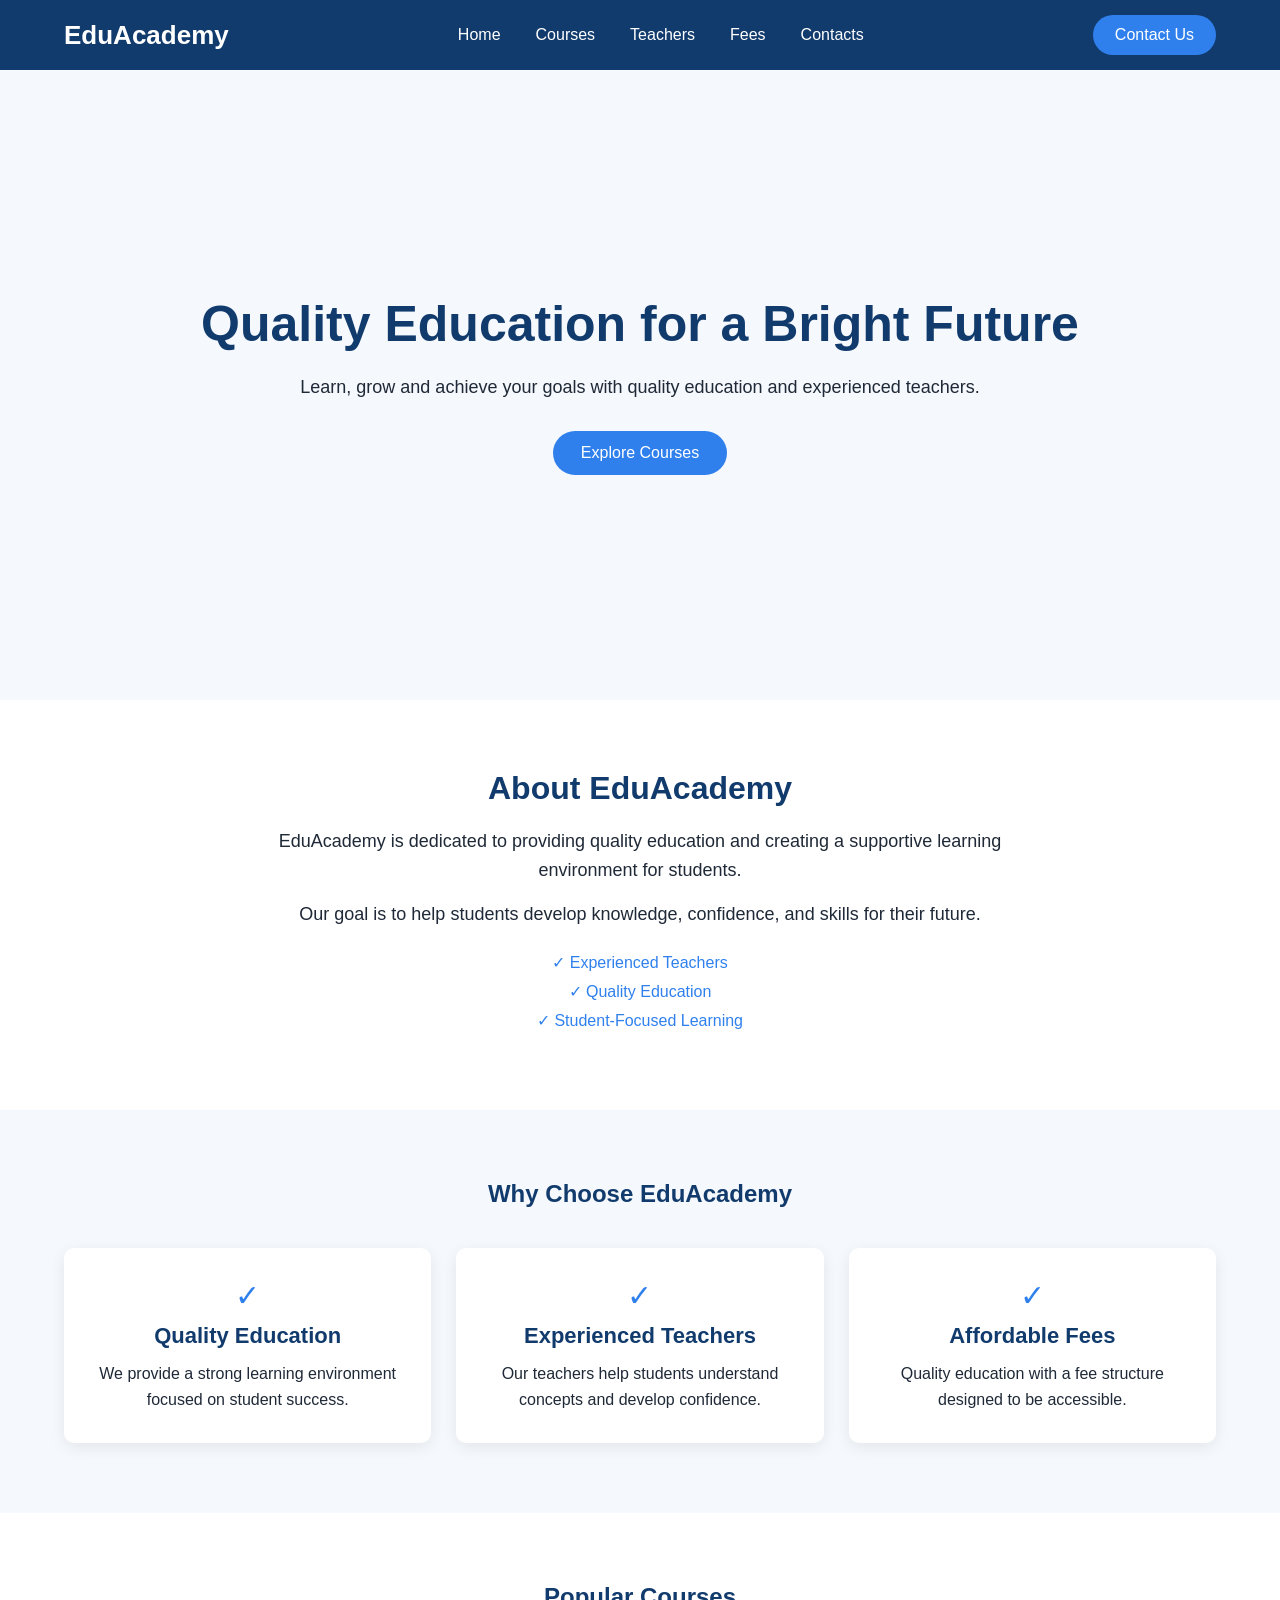
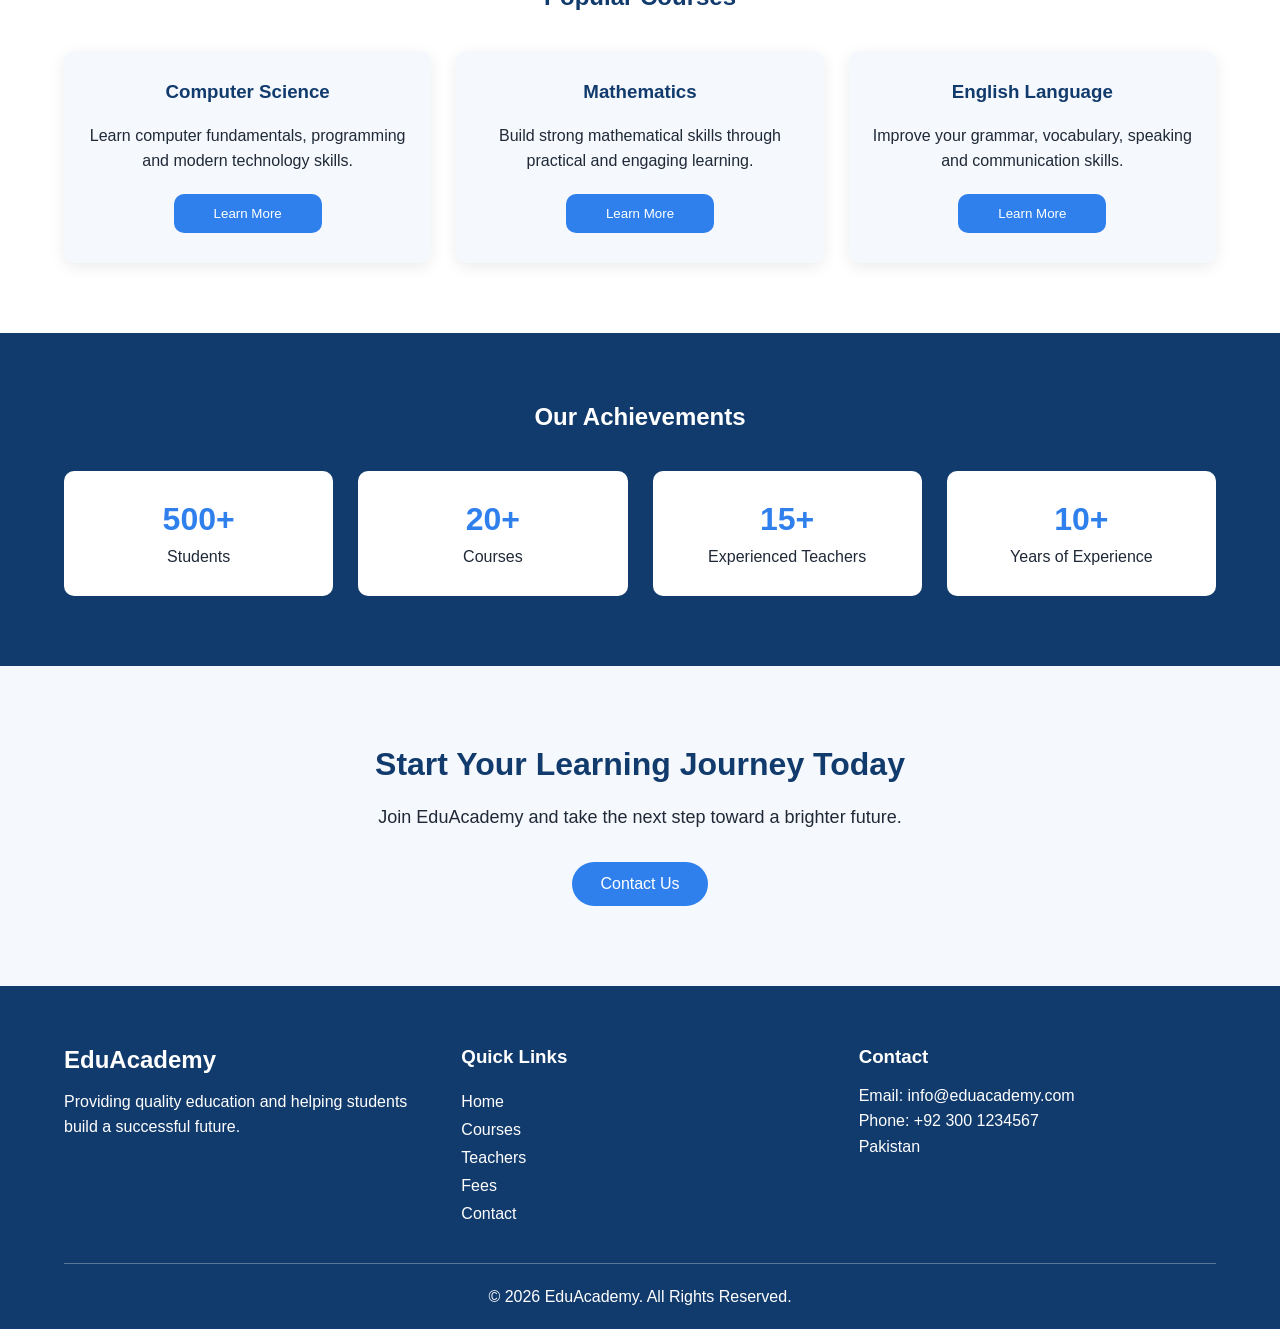
<file: index.html>
<!DOCTYPE html>
<html lang="en">
<head>
    <meta charset="UTF-8">
    <meta name="viewport" content="width=device-width, initial-scale=1.0">
    <title>Document</title>
    <link rel="stylesheet" href="style.css">
</head>
<body>
    <nav>
        <div class="logo">
        <h2>EduAcademy</h2>
        </div>

        <ul class="nav-links">
            <li>
                <a href="index.html">Home</a>
            </li>
            <li>
                <a href="courses.html">Courses</a>
            </li>
            <li>
                <a href="teachers.html">Teachers</a>
            </li>
            <li>
                <a href="fees.html">Fees</a>
            </li>
            <li>
                <a href="contacts.html">Contacts</a>
            </li>
        </ul>
         <a href="contacts.html" class="index-nav-button">
            Contact Us
        </a>

    </nav>

    <!-- Hero Section -->
<section class="hero-section">
    <div class="home-hero">
        <h1>Quality Education for a Bright Future</h1>
        <p>Learn, grow and achieve your goals with quality education and experienced teachers.</p>
        <button><a href="courses.html">Explore Courses</a></button>
    </div>
</section>

<!-- About Section -->
 <section class="about">
    <div class="about-content">
        <h1>About EduAcademy</h1>
        <p>EduAcademy is dedicated to providing quality education and creating a supportive learning environment for students.</p>
        <p>Our goal is to help students develop knowledge, confidence, and skills for their future.</p>
        <ul class="about-list">
            <li>✓ Experienced Teachers</li>
            <li>✓ Quality Education</li>
            <li>✓ Student-Focused Learning</li>
        </ul>
    </div>
 </section>
<!-- Why Choose Us  -->
  <section class="why-us">
    <h1>Why Choose EduAcademy</h1>
    <div class="why-container">
        <div class="why-card">
            <div class="icon">✓</div>
            <h2>Quality Education</h2>
            <p>We provide a strong learning environment focused on student success.</p>
        </div>
        <div class="why-card">
            <div class="icon">✓</div>
            <h2>Experienced Teachers</h2>
            <p>Our teachers help students understand concepts and develop confidence.</p>
        </div>
        <div class="why-card">
            <div class="icon">✓</div>
            <h2>Affordable Fees</h2>
            <p>Quality education with a fee structure designed to be accessible.</p>
        </div>

    </div>

  </section> 
  <section class="courses">

    <h1>Popular Courses</h1>

    <div class="course-container">

        <div class="course-card">
            <h3>Computer Science</h3>
            <p>Learn computer fundamentals, programming and modern technology skills.</p>
            <button>
                <a href="courses.html">Learn More</a>
            </button>
        </div>

        <div class="course-card">
            <h3>Mathematics</h3>
            <p>Build strong mathematical skills through practical and engaging learning.</p>
            <button>
                <a href="courses.html">Learn More</a>
            </button>
        </div>

        <div class="course-card">
           <h3>English Language</h3>
            <p>Improve your grammar, vocabulary, speaking and communication skills.</p>
            <button>
                <a href="courses.html">Learn More</a>
            </button>
        </div>

    </div>

</section>
<!-- Achievements Section -->

<section class="achievements">

    <h1>Our Achievements</h1>

    <div class="stats-container">

        <div class="stat-card">
            <h2>500+</h2>
            <p>Students</p>
        </div>

        <div class="stat-card">
            <h2>20+</h2>
            <p>Courses</p>
        </div>

        <div class="stat-card">
            <h2>15+</h2>
            <p>Experienced Teachers</p>
        </div>

        <div class="stat-card">
            <h2>10+</h2>
            <p>Years of Experience</p>
        </div>

    </div>

</section>
<!-- Call To Action -->

<section class="cta">

    <div class="cta-content">

        <h1>Start Your Learning Journey Today</h1>

        <p>
            Join EduAcademy and take the next step toward a brighter future.
        </p>

        <button>
            <a href="contacts.html">Contact Us</a>
        </button>

    </div>

</section>
<!-- Footer -->

<footer class="footer">

    <div class="footer-content">

        <div class="footer-about">
            <h2>EduAcademy</h2>
            <p>
                Providing quality education and helping students build
                a successful future.
            </p>
        </div>

        <div class="footer-links">
            <h3>Quick Links</h3>

            <a href="index.html">Home</a>
            <a href="courses.html">Courses</a>
            <a href="teachers.html">Teachers</a>
            <a href="fees.html">Fees</a>
            <a href="contacts.html">Contact</a>
        </div>

        <div class="footer-contact">
            <h3>Contact</h3>
            <p>Email: info@eduacademy.com</p>
            <p>Phone: +92 300 1234567</p>
            <p>Pakistan</p>
        </div>

    </div>

    <div class="footer-bottom">
        <p>© 2026 EduAcademy. All Rights Reserved.</p>
    </div>

</footer>
</body>
</html>
</file>
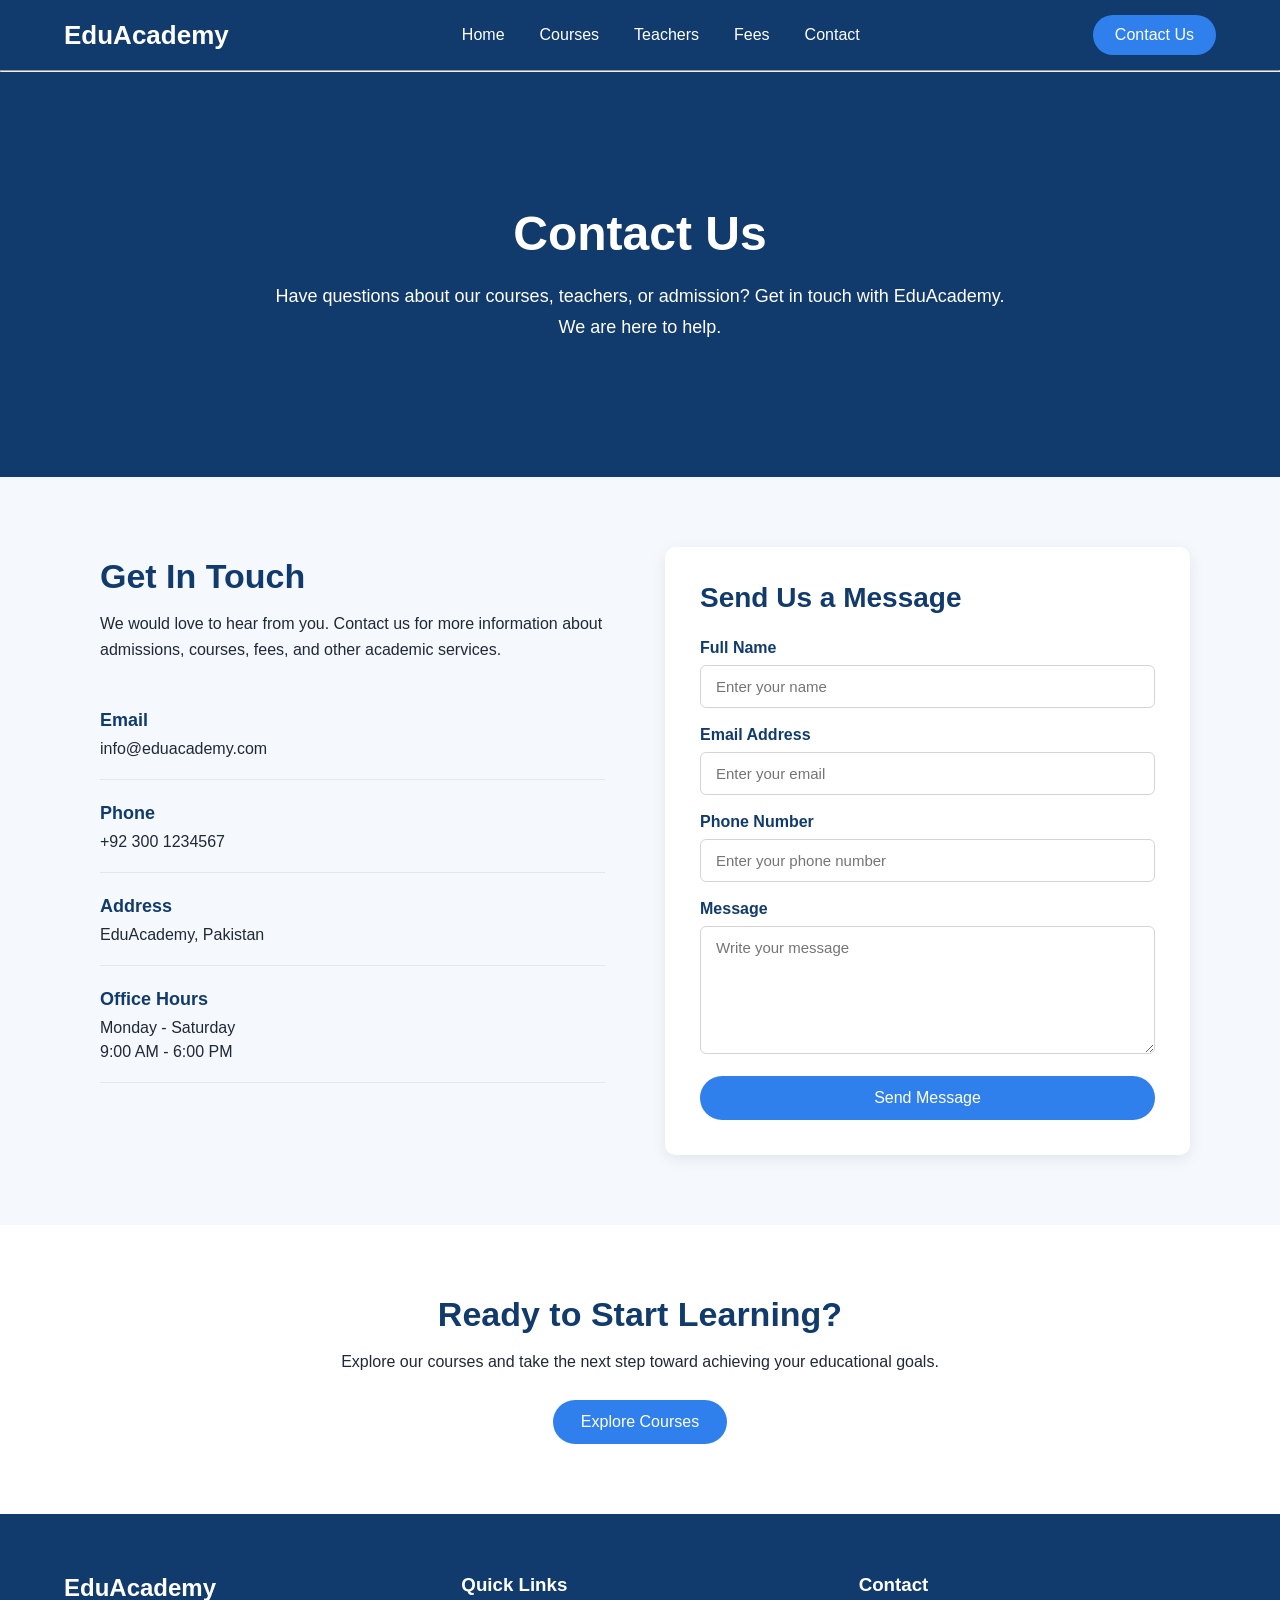
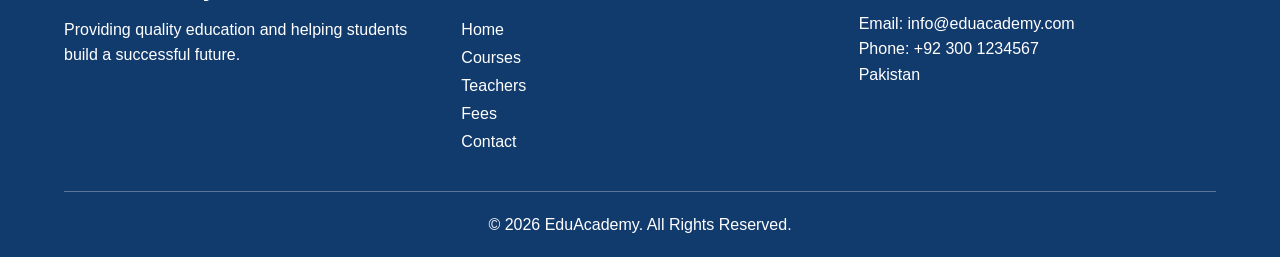
<file: contacts.html>
<!DOCTYPE html>
<html lang="en">
<head>
    <meta charset="UTF-8">
    <meta name="viewport" content="width=device-width, initial-scale=1.0">

    <title>Contact Us - EduAcademy</title>

    <link rel="stylesheet" href="style.css">
</head>

<body>

    <!-- Navbar -->
    <nav>

        <div class="logo">
            <h2>EduAcademy</h2>
        </div>

        <ul class="nav-links">
            <li><a href="index.html">Home</a></li>
            <li><a href="courses.html">Courses</a></li>
            <li><a href="teachers.html">Teachers</a></li>
            <li><a href="fees.html">Fees</a></li>
            <li><a href="contacts.html">Contact</a></li>
        </ul>
        <a href="contacts.html" class="contacts-nav-button">
            Contact Us
        </a>
    </nav>
    <hr>

    <!-- Contact Hero -->
    <div class="contact-hero">

        <div class="contact-hero-content">

            <h1>Contact Us</h1>

            <p>
                Have questions about our courses, teachers, or admission?
                Get in touch with EduAcademy. We are here to help.
            </p>

        </div>

    </div>


    <!-- Contact Section -->
    <section class="contact-section">

        <div class="contact-container">


            <!-- Contact Information -->
            <div class="contact-info">

                <h1>Get In Touch</h1>

                <p class="contact-intro">
                    We would love to hear from you. Contact us for more
                    information about admissions, courses, fees, and
                    other academic services.
                </p>


                <div class="contact-item">

                    <h3>Email</h3>

                    <p>
                        info@eduacademy.com
                    </p>

                </div>


                <div class="contact-item">

                    <h3>Phone</h3>

                    <p>
                        +92 300 1234567
                    </p>

                </div>


                <div class="contact-item">

                    <h3>Address</h3>

                    <p>
                        EduAcademy, Pakistan
                    </p>

                </div>


                <div class="contact-item">

                    <h3>Office Hours</h3>

                    <p>
                        Monday - Saturday
                    </p>

                    <p>
                        9:00 AM - 6:00 PM
                    </p>

                </div>

            </div>


            <!-- Contact Form -->
            <div class="contact-form-box">

                <h1>Send Us a Message</h1>

                <form>

                    <div class="form-group">

                        <label for="name">Full Name</label>

                        <input
                            type="text"
                            id="name"
                            name="name"
                            placeholder="Enter your name"
                            required
                        >

                    </div>


                    <div class="form-group">

                        <label for="email">Email Address</label>

                        <input
                            type="email"
                            id="email"
                            name="email"
                            placeholder="Enter your email"
                            required
                        >

                    </div>


                    <div class="form-group">

                        <label for="phone">Phone Number</label>

                        <input
                            type="tel"
                            id="phone"
                            name="phone"
                            placeholder="Enter your phone number"
                        >

                    </div>


                    <div class="form-group">

                        <label for="message">Message</label>

                        <textarea
                            id="message"
                            name="message"
                            rows="6"
                            placeholder="Write your message"
                            required
                        ></textarea>

                    </div>


                    <button type="submit">
                        Send Message
                    </button>

                </form>

            </div>

        </div>

    </section>


    <!-- CTA -->
    <section class="contact-cta">

        <h1>Ready to Start Learning?</h1>

        <p>
            Explore our courses and take the next step toward
            achieving your educational goals.
        </p>

        <a href="courses.html">
            Explore Courses
        </a>

    </section>


    <!-- Footer -->
    <footer class="footer">

        <div class="footer-content">


            <div class="footer-about">

                <h2>EduAcademy</h2>

                <p>
                    Providing quality education and helping students
                    build a successful future.
                </p>

            </div>


            <div class="footer-links">

                <h3>Quick Links</h3>

                <a href="index.html">Home</a>
                <a href="courses.html">Courses</a>
                <a href="teachers.html">Teachers</a>
                <a href="fees.html">Fees</a>
                <a href="contacts.html">Contact</a>

            </div>


            <div class="footer-contact">

                <h3>Contact</h3>

                <p>Email: info@eduacademy.com</p>

                <p>Phone: +92 300 1234567</p>

                <p>Pakistan</p>

            </div>

        </div>


        <div class="footer-bottom">

            <p>
                © 2026 EduAcademy. All Rights Reserved.
            </p>

        </div>

    </footer>

</body>
</html>
</file>
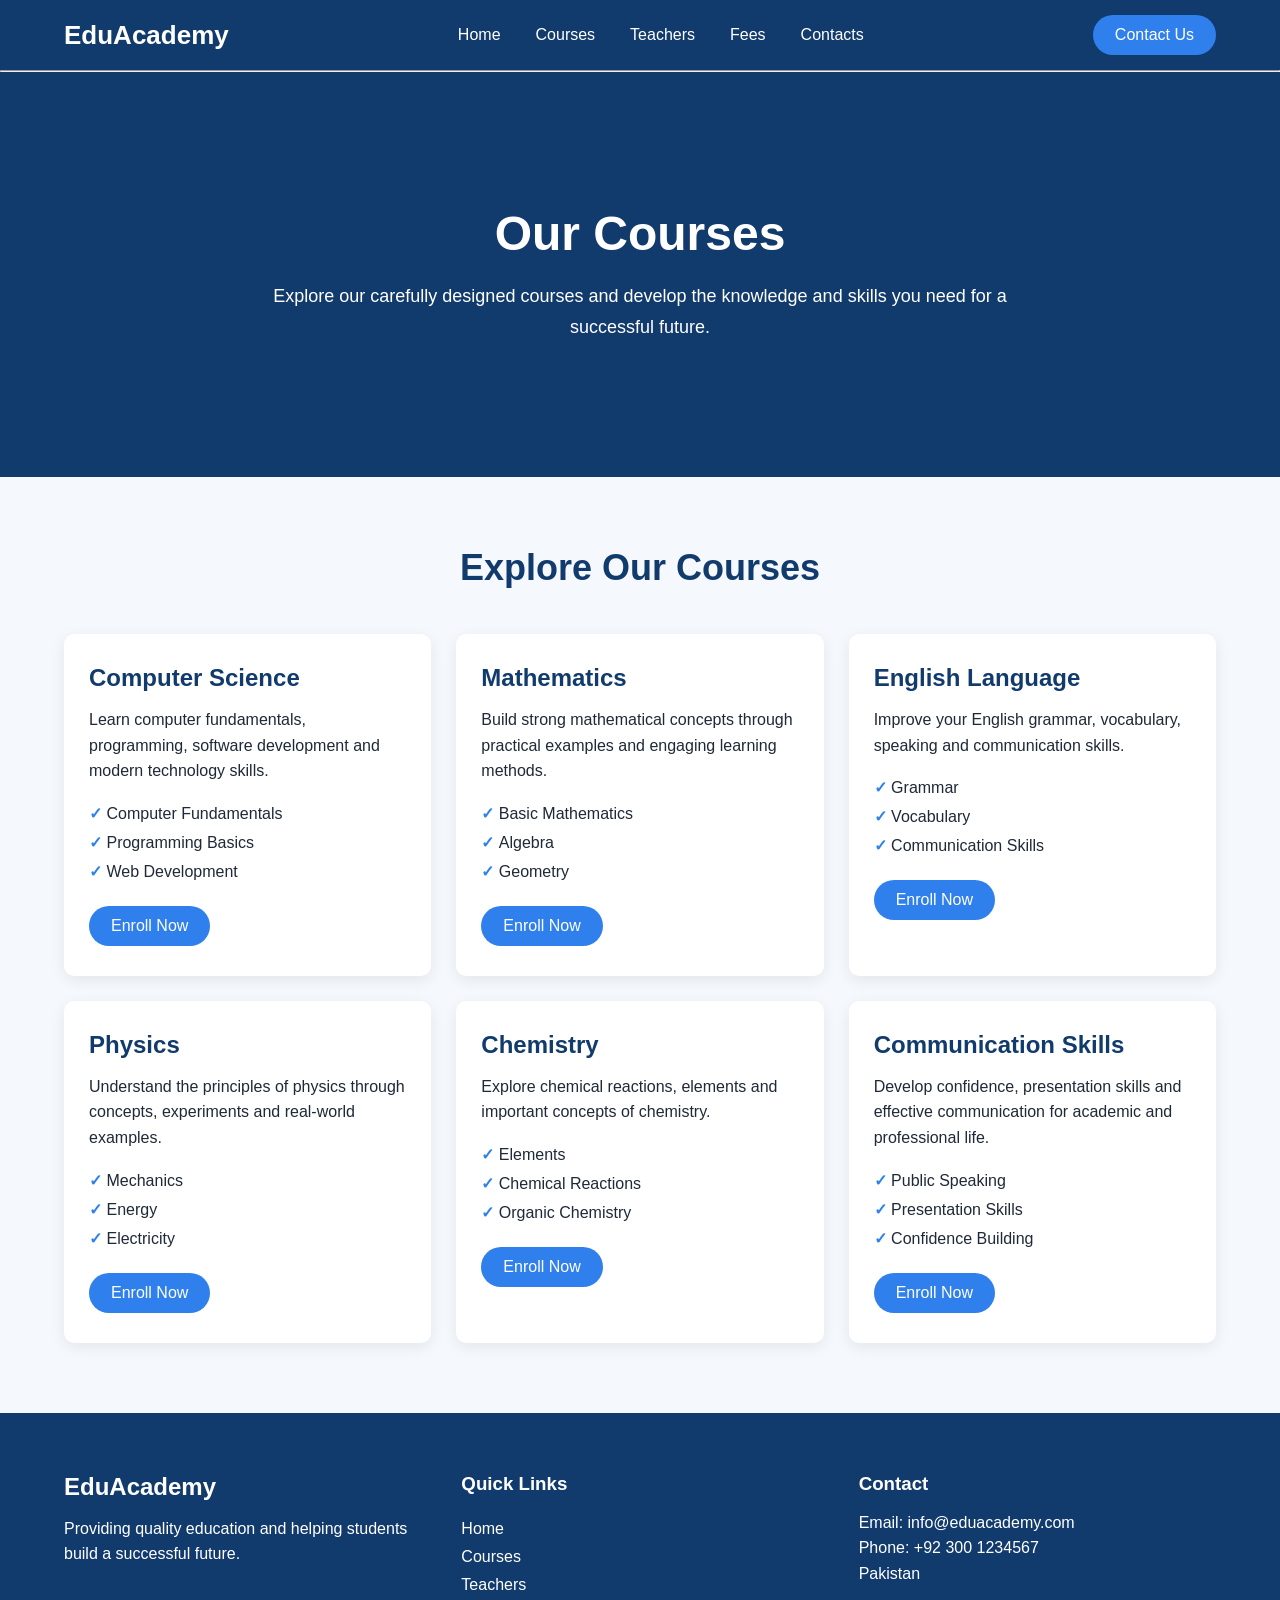
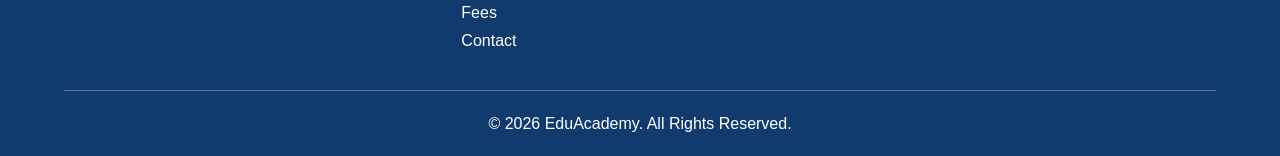
<file: courses.html>
<!DOCTYPE html>
<html lang="en">
<head>
    <meta charset="UTF-8">
    <meta name="viewport" content="width=device-width, initial-scale=1.0">
    <title>Document</title>
    <link rel="stylesheet" href="style.css">
</head>
<body>
    <nav>
        <div class="logo">
        <h2>EduAcademy</h2>
        </div>

        <ul class="nav-links">
            <li>
                <a href="index.html">Home</a>
            </li>
            <li>
                <a href="courses.html">Courses</a>
            </li>
            <li>
                <a href="teachers.html">Teachers</a>
            </li>
            <li>
                <a href="fees.html">Fees</a>
            </li>
            <li>
                <a href="contacts.html">Contacts</a>
            </li>
        </ul>
        <a href="contacts.html" class="courses-nav-button">
            Contact Us
        </a>
    </nav>
    <hr>
<!-- ================= COURSES HERO ================= --> 
 <div class="courses-hero"> 
    <div class="courses-hero-content"> 
        <h1>Our Courses</h1> 
        <p> Explore our carefully designed courses and develop the knowledge and skills you need for a successful future. </p> 
    </div> 
</div>

<!-- ================= ALL COURSES ================= --> 
 <section class="all-courses">

    <h1>Explore Our Courses</h1>

    <div class="courses-grid"> 
        <!-- COURSE 1 --> 
         <div class="course-box"> 
            <h2>Computer Science</h2> 
            <p> Learn computer fundamentals, programming, software development and modern technology skills. </p> 
            <ul> 
                <li>Computer Fundamentals</li> 
                <li>Programming Basics</li> 
                <li>Web Development</li> 
            </ul> 
            <a href="contacts.html" class="course-button"> Enroll Now </a> 
        </div> 
        <!-- COURSE 2 --> 
         <div class="course-box"> 
            <h2>Mathematics</h2> 
            <p> Build strong mathematical concepts through practical examples and engaging learning methods. </p> 
            <ul> 
                <li>Basic Mathematics</li> 
                <li>Algebra</li> 
                <li>Geometry</li> 
            </ul> 
            <a href="contacts.html" class="course-button"> Enroll Now </a> 
        </div> 
        <!-- COURSE 3 --> 
         <div class="course-box"> 
            <h2>English Language</h2> 
            <p> Improve your English grammar, vocabulary, speaking and communication skills. </p> 
            <ul> 
                <li>Grammar</li> 
                <li>Vocabulary</li> 
                <li>Communication Skills</li> 
            </ul> 
            <a href="contacts.html" class="course-button"> Enroll Now </a> 
        </div> 
        <!-- COURSE 4 --> 
         <div class="course-box"> 
            <h2>Physics</h2> 
            <p> Understand the principles of physics through concepts, experiments and real-world examples. </p> 
            <ul> 
                <li>Mechanics</li> 
                <li>Energy</li> 
                <li>Electricity</li> 
            </ul> 
            <a href="contacts.html" class="course-button"> Enroll Now </a> 
        </div> 
        <!-- COURSE 5 --> 
         <div class="course-box"> 
            <h2>Chemistry</h2> 
            <p> Explore chemical reactions, elements and important concepts of chemistry. </p> 
            <ul>
                 <li>Elements</li> 
                 <li>Chemical Reactions</li> 
                 <li>Organic Chemistry</li> 
                </ul> 
                <a href="contacts.html" class="course-button"> Enroll Now </a>
             </div> 
             <!-- COURSE 6 --> 
              <div class="course-box"> 
                <h2>Communication Skills</h2> 
                <p> Develop confidence, presentation skills and effective communication for academic and professional life. </p>
                <ul>
                    <li>Public Speaking</li> 
                    <li>Presentation Skills</li> 
                    <li>Confidence Building</li> 
                </ul> 
                <a href="contacts.html" class="course-button"> Enroll Now </a> 
            </div> 
        </div> 
    </section>
<!-- Footer -->

<footer class="footer">

    <div class="footer-content">

        <div class="footer-about">
            <h2>EduAcademy</h2>
            <p>
                Providing quality education and helping students build
                a successful future.
            </p>
        </div>

        <div class="footer-links">
            <h3>Quick Links</h3>

            <a href="index.html">Home</a>
            <a href="courses.html">Courses</a>
            <a href="teachers.html">Teachers</a>
            <a href="fees.html">Fees</a>
            <a href="contacts.html">Contact</a>
        </div>

        <div class="footer-contact">
            <h3>Contact</h3>
            <p>Email: info@eduacademy.com</p>
            <p>Phone: +92 300 1234567</p>
            <p>Pakistan</p>
        </div>

    </div>

    <div class="footer-bottom">
        <p>© 2026 EduAcademy. All Rights Reserved.</p>
    </div>

</footer>
</body>
</html>
</file>
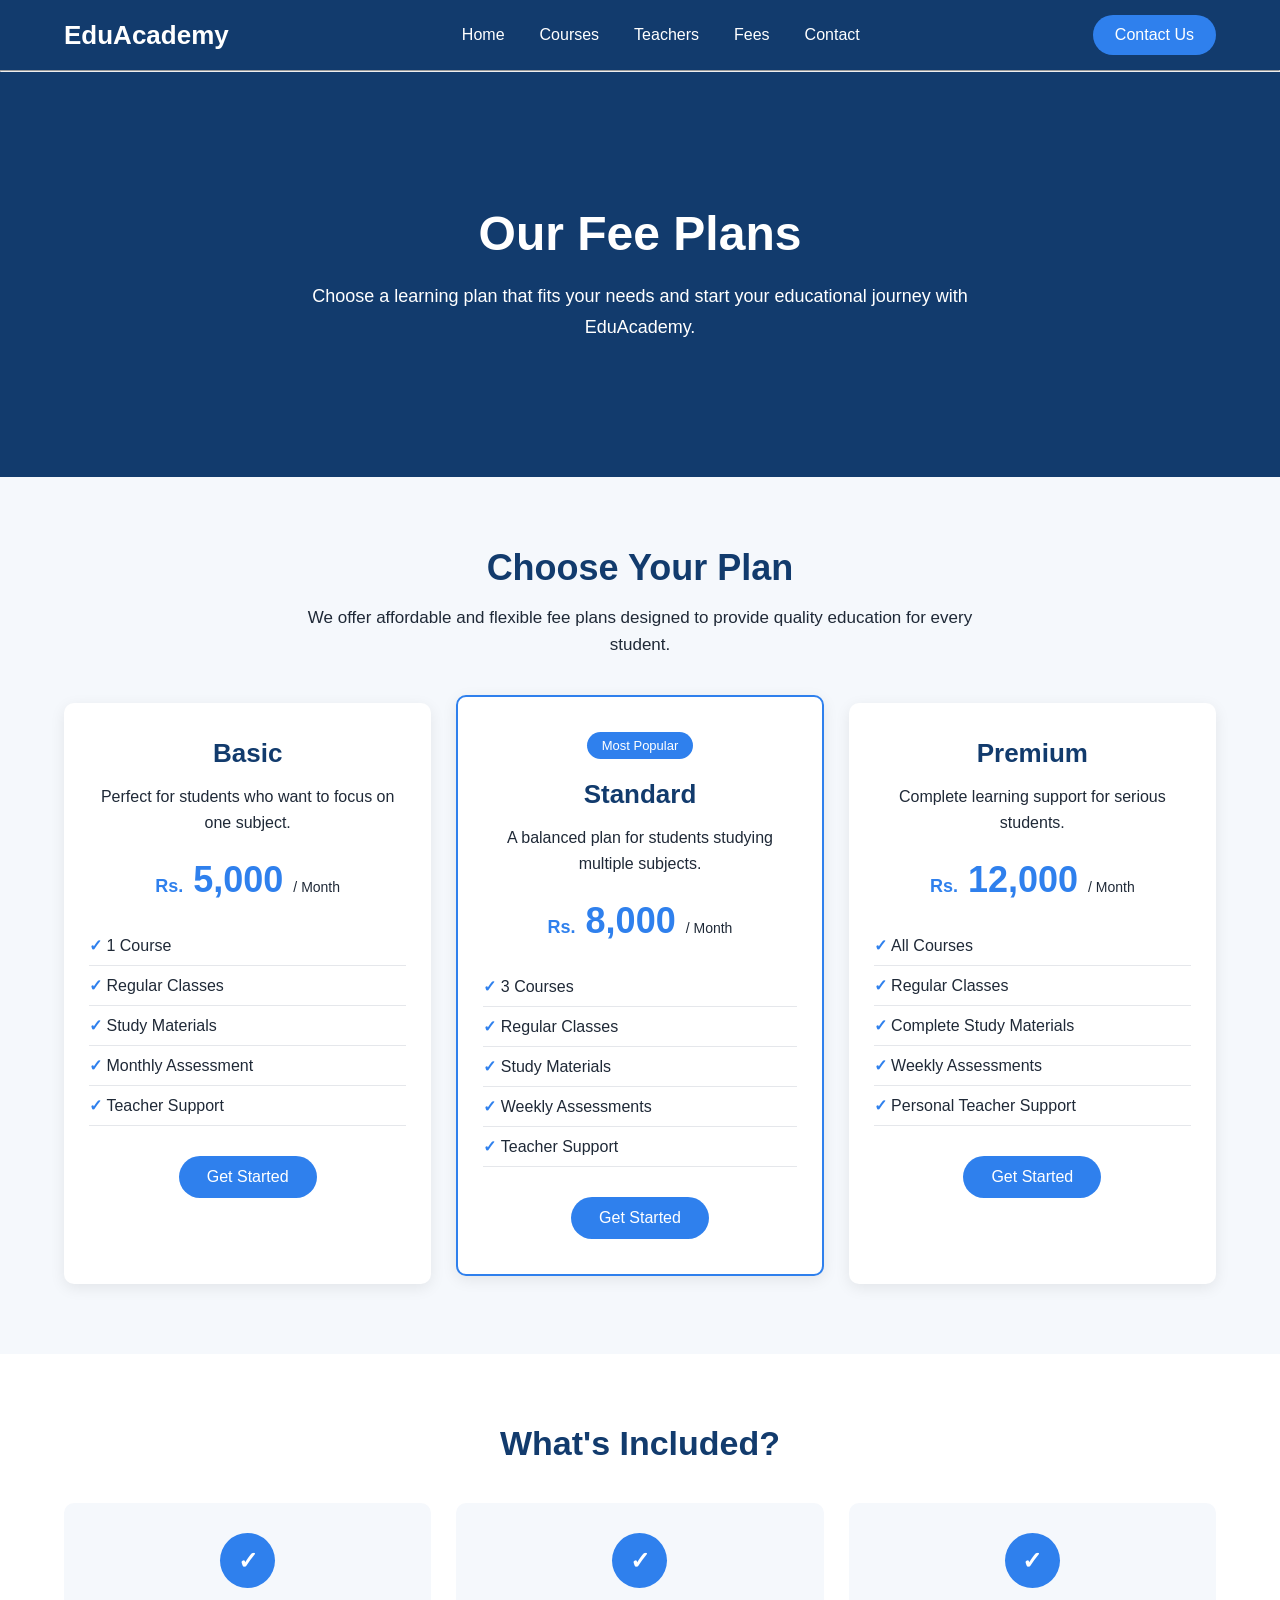
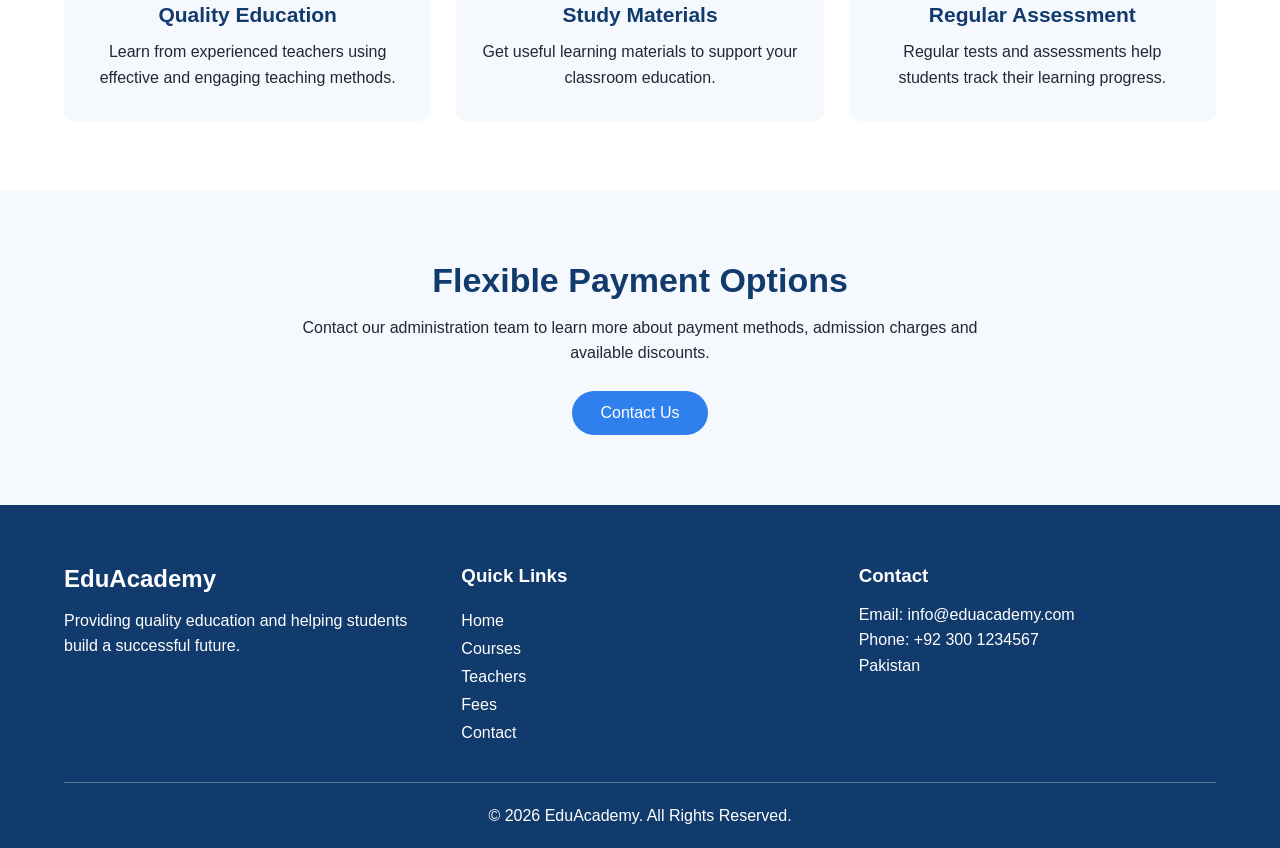
<file: fees.html>
<!DOCTYPE html>
<html lang="en">

<head>

    <meta charset="UTF-8">

    <meta name="viewport" content="width=device-width, initial-scale=1.0">

    <title>Fees | EduAcademy</title>

    <link rel="stylesheet" href="style.css">

</head>

<body>


    <!-- ================= NAVBAR ================= -->

    <nav>

        <div class="logo">
            <h2>EduAcademy</h2>
        </div>

        <ul class="nav-links">

            <li>
                <a href="index.html">Home</a>
            </li>

            <li>
                <a href="courses.html">Courses</a>
            </li>

            <li>
                <a href="teachers.html">Teachers</a>
            </li>

            <li>
                <a href="fees.html">Fees</a>
            </li>

            <li>
                <a href="contacts.html">Contact</a>
            </li>

        </ul>

        <a href="contacts.html" class="fees-nav-button">
            Contact Us
        </a>

    </nav>
    <hr>

    <!-- ================= FEES HERO ================= -->

    <div class="fees-hero">

        <div class="fees-hero-content">

            <h1>Our Fee Plans</h1>

            <p>
                Choose a learning plan that fits your needs and
                start your educational journey with EduAcademy.
            </p>

        </div>

    </div>


    <!-- ================= FEES SECTION ================= -->

    <section class="fees-section">

        <h1>Choose Your Plan</h1>

        <p class="fees-intro">
            We offer affordable and flexible fee plans designed
            to provide quality education for every student.
        </p>


        <div class="fees-grid">


            <!-- BASIC PLAN -->

            <div class="fee-card">

                <h2>Basic</h2>

                <p class="fee-description">
                    Perfect for students who want to focus on one subject.
                </p>

                <div class="price">
                    <span>Rs.</span> 5,000
                    <small>/ Month</small>
                </div>

                <ul>

                    <li>1 Course</li>

                    <li>Regular Classes</li>

                    <li>Study Materials</li>

                    <li>Monthly Assessment</li>

                    <li>Teacher Support</li>

                </ul>

                <a href="contacts.html" class="fee-button">
                    Get Started
                </a>

            </div>


            <!-- STANDARD PLAN -->

            <div class="fee-card popular-plan">

                <div class="popular-label">
                    Most Popular
                </div>

                <h2>Standard</h2>

                <p class="fee-description">
                    A balanced plan for students studying multiple subjects.
                </p>

                <div class="price">
                    <span>Rs.</span> 8,000
                    <small>/ Month</small>
                </div>

                <ul>

                    <li>3 Courses</li>

                    <li>Regular Classes</li>

                    <li>Study Materials</li>

                    <li>Weekly Assessments</li>

                    <li>Teacher Support</li>

                </ul>

                <a href="contacts.html" class="fee-button">
                    Get Started
                </a>

            </div>


            <!-- PREMIUM PLAN -->

            <div class="fee-card">

                <h2>Premium</h2>

                <p class="fee-description">
                    Complete learning support for serious students.
                </p>

                <div class="price">
                    <span>Rs.</span> 12,000
                    <small>/ Month</small>
                </div>

                <ul>

                    <li>All Courses</li>

                    <li>Regular Classes</li>

                    <li>Complete Study Materials</li>

                    <li>Weekly Assessments</li>

                    <li>Personal Teacher Support</li>

                </ul>

                <a href="contacts.html" class="fee-button">
                    Get Started
                </a>

            </div>


        </div>

    </section>


    <!-- ================= INCLUDED ================= -->

    <section class="included-section">

        <h1>What's Included?</h1>

        <div class="included-container">


            <div class="included-box">

                <div class="included-icon">
                    ✓
                </div>

                <h2>Quality Education</h2>

                <p>
                    Learn from experienced teachers using
                    effective and engaging teaching methods.
                </p>

            </div>


            <div class="included-box">

                <div class="included-icon">
                    ✓
                </div>

                <h2>Study Materials</h2>

                <p>
                    Get useful learning materials to support
                    your classroom education.
                </p>

            </div>


            <div class="included-box">

                <div class="included-icon">
                    ✓
                </div>

                <h2>Regular Assessment</h2>

                <p>
                    Regular tests and assessments help students
                    track their learning progress.
                </p>

            </div>


        </div>

    </section>


    <!-- ================= PAYMENT NOTE ================= -->

    <section class="payment-section">

        <h1>Flexible Payment Options</h1>

        <p>
            Contact our administration team to learn more about
            payment methods, admission charges and available discounts.
        </p>

        <a href="contacts.html">
            Contact Us
        </a>

    </section>


    <!-- ================= FOOTER ================= -->

    <footer class="footer">

        <div class="footer-content">


            <div class="footer-about">

                <h2>EduAcademy</h2>

                <p>
                    Providing quality education and helping students
                    build a successful future.
                </p>

            </div>


            <div class="footer-links">

                <h3>Quick Links</h3>

                <a href="index.html">Home</a>

                <a href="courses.html">Courses</a>

                <a href="teachers.html">Teachers</a>

                <a href="fees.html">Fees</a>

                <a href="contacts.html">Contact</a>

            </div>


            <div class="footer-contact">

                <h3>Contact</h3>

                <p>Email: info@eduacademy.com</p>

                <p>Phone: +92 300 1234567</p>

                <p>Pakistan</p>

            </div>


        </div>


        <div class="footer-bottom">

            <p>
                © 2026 EduAcademy. All Rights Reserved.
            </p>

        </div>

    </footer>


</body>

</html>
</file>
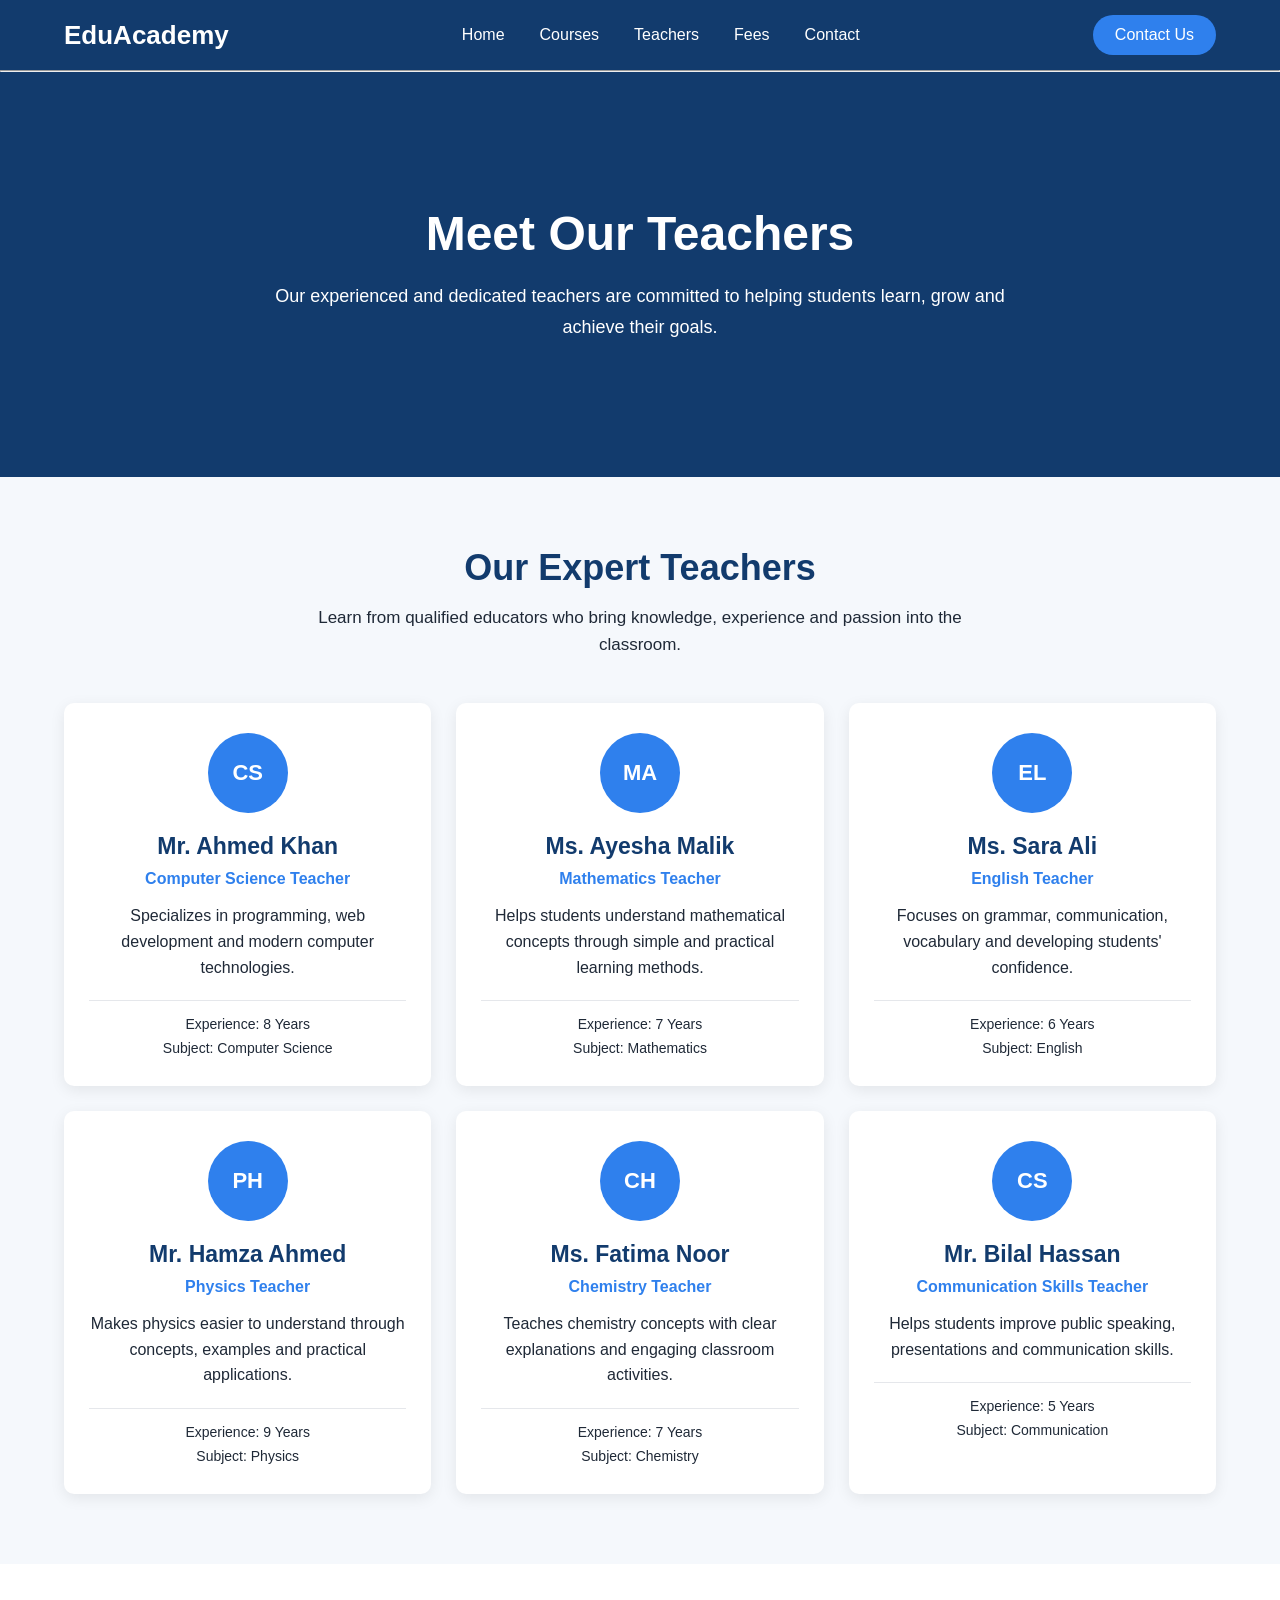
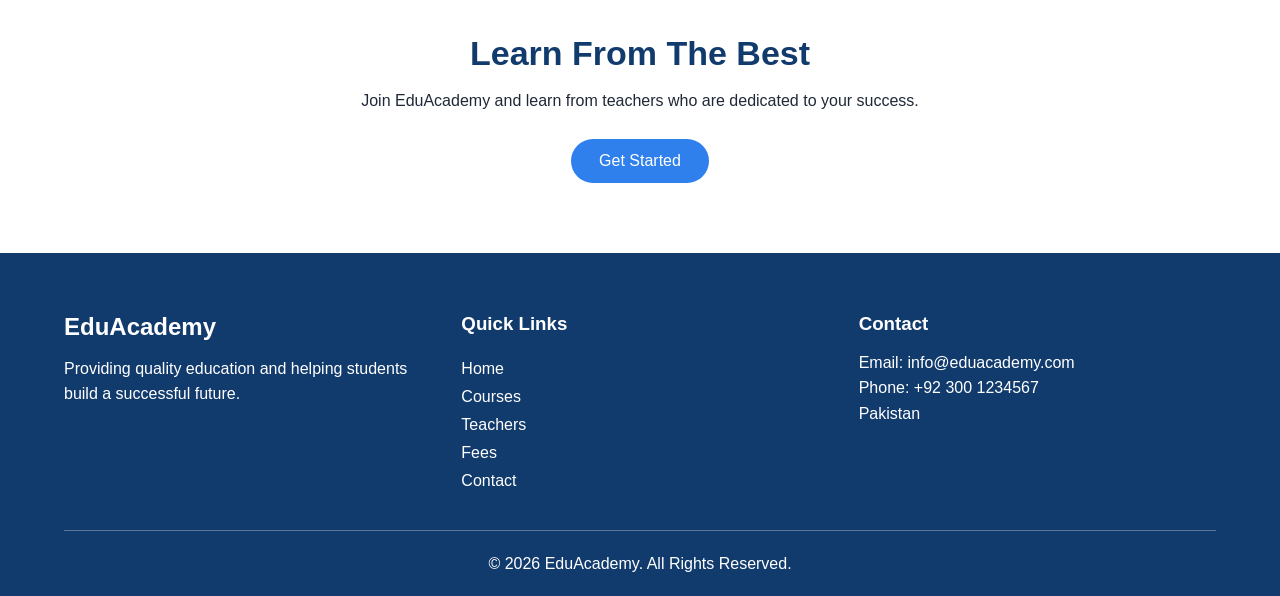
<file: teachers.html>
<!DOCTYPE html>
<html lang="en">

<head>

    <meta charset="UTF-8">

    <meta name="viewport" content="width=device-width, initial-scale=1.0">

    <title>Teachers | EduAcademy</title>

    <link rel="stylesheet" href="style.css">

</head>


<body>


    <!-- ================= NAVBAR ================= -->

    <nav>

        <div class="logo">
            <h2>EduAcademy</h2>
        </div>


        <ul class="nav-links">

            <li>
                <a href="index.html">Home</a>
            </li>

            <li>
                <a href="courses.html">Courses</a>
            </li>

            <li>
                <a href="teachers.html">Teachers</a>
            </li>

            <li>
                <a href="fees.html">Fees</a>
            </li>

            <li>
                <a href="contacts.html">Contact</a>
            </li>

        </ul>


        <a href="contacts.html" class="teachers-nav-button">
            Contact Us
        </a>

    </nav>
    <hr>


    <!-- ================= TEACHERS HERO ================= -->

    <div class="teachers-hero">

        <div class="teachers-hero-content">

            <h1>Meet Our Teachers</h1>

            <p>
                Our experienced and dedicated teachers are committed
                to helping students learn, grow and achieve their goals.
            </p>

        </div>

    </div>


    <!-- ================= TEACHERS ================= -->

    <section class="teachers-section">

        <h1>Our Expert Teachers</h1>

        <p class="teachers-intro">
            Learn from qualified educators who bring knowledge,
            experience and passion into the classroom.
        </p>


        <div class="teachers-grid">


            <!-- TEACHER 1 -->

            <div class="teacher-card">

                <div class="teacher-icon">
                    CS
                </div>

                <h2>Mr. Ahmed Khan</h2>

                <h3>Computer Science Teacher</h3>

                <p>
                    Specializes in programming, web development
                    and modern computer technologies.
                </p>

                <div class="teacher-info">

                    <span>Experience: 8 Years</span>

                    <span>Subject: Computer Science</span>

                </div>

            </div>


            <!-- TEACHER 2 -->

            <div class="teacher-card">

                <div class="teacher-icon">
                    MA
                </div>

                <h2>Ms. Ayesha Malik</h2>

                <h3>Mathematics Teacher</h3>

                <p>
                    Helps students understand mathematical concepts
                    through simple and practical learning methods.
                </p>

                <div class="teacher-info">

                    <span>Experience: 7 Years</span>

                    <span>Subject: Mathematics</span>

                </div>

            </div>


            <!-- TEACHER 3 -->

            <div class="teacher-card">

                <div class="teacher-icon">
                    EL
                </div>

                <h2>Ms. Sara Ali</h2>

                <h3>English Teacher</h3>

                <p>
                    Focuses on grammar, communication, vocabulary
                    and developing students' confidence.
                </p>

                <div class="teacher-info">

                    <span>Experience: 6 Years</span>

                    <span>Subject: English</span>

                </div>

            </div>


            <!-- TEACHER 4 -->

            <div class="teacher-card">

                <div class="teacher-icon">
                    PH
                </div>

                <h2>Mr. Hamza Ahmed</h2>

                <h3>Physics Teacher</h3>

                <p>
                    Makes physics easier to understand through
                    concepts, examples and practical applications.
                </p>

                <div class="teacher-info">

                    <span>Experience: 9 Years</span>

                    <span>Subject: Physics</span>

                </div>

            </div>


            <!-- TEACHER 5 -->

            <div class="teacher-card">

                <div class="teacher-icon">
                    CH
                </div>

                <h2>Ms. Fatima Noor</h2>

                <h3>Chemistry Teacher</h3>

                <p>
                    Teaches chemistry concepts with clear explanations
                    and engaging classroom activities.
                </p>

                <div class="teacher-info">

                    <span>Experience: 7 Years</span>

                    <span>Subject: Chemistry</span>

                </div>

            </div>


            <!-- TEACHER 6 -->

            <div class="teacher-card">

                <div class="teacher-icon">
                    CS
                </div>

                <h2>Mr. Bilal Hassan</h2>

                <h3>Communication Skills Teacher</h3>

                <p>
                    Helps students improve public speaking,
                    presentations and communication skills.
                </p>

                <div class="teacher-info">

                    <span>Experience: 5 Years</span>

                    <span>Subject: Communication</span>

                </div>

            </div>


        </div>

    </section>


    <!-- ================= CTA ================= -->

    <section class="teachers-cta">

        <div>

            <h1>Learn From The Best</h1>

            <p>
                Join EduAcademy and learn from teachers who
                are dedicated to your success.
            </p>

            <a href="contacts.html">
                Get Started
            </a>

        </div>

    </section>


    <!-- ================= FOOTER ================= -->

    <footer class="footer">

        <div class="footer-content">


            <div class="footer-about">

                <h2>EduAcademy</h2>

                <p>
                    Providing quality education and helping students
                    build a successful future.
                </p>

            </div>


            <div class="footer-links">

                <h3>Quick Links</h3>

                <a href="index.html">Home</a>

                <a href="courses.html">Courses</a>

                <a href="teachers.html">Teachers</a>

                <a href="fees.html">Fees</a>

                <a href="contacts.html">Contact</a>

            </div>


            <div class="footer-contact">

                <h3>Contact</h3>

                <p>Email: info@eduacademy.com</p>

                <p>Phone: +92 300 1234567</p>

                <p>Pakistan</p>

            </div>


        </div>


        <div class="footer-bottom">

            <p>
                © 2026 EduAcademy. All Rights Reserved.
            </p>

        </div>

    </footer>


</body>

</html>
</file>
<file: style.css>
/* ================= GENERAL ================= */

* {
    padding: 0;
    margin: 0;
    box-sizing: border-box;
}

body {
    font-family: Arial, sans-serif;
    background-color: #F5F8FC;
}


/* ================= NAVBAR ================= */

nav {
    display: flex;
    background-color: #123B6D;
    justify-content: space-between;
    align-items: center;
    padding: 15px 5%;
    min-height: 70px;
}

.logo h2 {
    color: #FFFFFF;
    font-size: 26px;
}

.nav-links {
    list-style: none;
    display: flex;
    align-items: center;
    gap: 35px;
}

nav a {
    color: #FFFFFF;
    text-decoration: none;
    font-size: 16px;
    transition: 0.3s;
}

nav a:hover {
    color: #7DD3FC;
}

.index-nav-button {

    background-color: #2F80ED;

    color: #FFFFFF;

    text-decoration: none;

    padding: 11px 22px;

    border-radius: 25px;

    transition: 0.3s;
}


.index-nav-button:hover {

    background-color: #7DD3FC;

    color: #123B6D;
}



/* ================= HERO ================= */

.hero-section{
    text-align: center;
    min-height: 70vh;
    padding: 40px 20px;

    display: flex;
    justify-content: center;
    align-items: center;

    background-color: #F5F8FC;
}

.hero-section h1 {
    color: #123B6D;
    font-size: 50px;
    margin-bottom: 20px;
}

.hero-section p {
    font-size: 18px;
    line-height: 1.6;
    color: #1F2937;
    margin-bottom: 30px;
}

.hero-section button {
    padding: 13px 28px;
    background-color: #2F80ED;
    border: none;
    border-radius: 25px;
    cursor: pointer;
    transition: 0.3s;
}

.hero-section button:hover {
    background-color: #123B6D;
}

.hero-section a {
    color: #FFFFFF;
    text-decoration: none;
    font-size: 16px;
}


/* ================= ABOUT ================= */

.about {
    background-color: #FFFFFF;
    padding: 70px 20px;
    text-align: center;

    display: flex;
    justify-content: center;
    align-items: center;
}

.about-content {
    max-width: 800px;
}

.about-content h1 {
    color: #123B6D;
    margin-bottom: 20px;
    font-size: 32px;
}

.about-content p {
    color: #1F2937;
    margin-bottom: 15px;
    font-size: 18px;
    line-height: 1.6;
}

.about-list {
    margin-top: 25px;
    color: #2F80ED;
    list-style: none;
    font-size: 16px;
}

.about-list li {
    margin-bottom: 10px;
}


/* ================= WHY CHOOSE US ================= */

.why-us {
    background-color: #F5F8FC;
    padding: 70px 5%;
    text-align: center;
}

.why-us h1 {
    color: #123B6D;
    margin-bottom: 40px;
}

.why-container {
    display: flex;
    justify-content: center;
    gap: 25px;
}

.why-card {
    background-color: #FFFFFF;
    flex: 1;
    padding: 30px 20px;
    border-radius: 10px;
    box-shadow: 0 4px 15px rgba(0, 0, 0, 0.08);
}

.icon {
    color: #2F80ED;
    font-size: 30px;
    margin-bottom: 10px;
}

.why-card h2 {
    color: #123B6D;
    font-size: 22px;
    margin-bottom: 12px;
}

.why-card p {
    color: #1F2937;
    line-height: 1.6;
}


/* ================= POPULAR COURSES ================= */

.courses {
    background-color: #FFFFFF;
    text-align: center;
    padding: 70px 5%;
}

.courses h1 {
    color: #123B6D;
    margin-bottom: 40px;
}

.course-container {
    display: flex;
    justify-content: center;
    gap: 25px;
}

.course-card {
    padding: 30px 20px;
    flex: 1;
    background-color: #F5F8FC;
    border-radius: 10px;
    box-shadow: 0 4px 15px rgba(0, 0, 0, 0.08);
}

.course-card h3 {
    color: #123B6D;
    margin-bottom: 20px;
}

.course-card p {
    color: #1F2937;
    margin-bottom: 10px;
    line-height: 1.6;
}

.course-card button {
    background-color: #2F80ED;
    padding: 12px 40px;
    border: none;
    border-radius: 10px;
    margin-top: 10px;
    cursor: pointer;
    transition: 0.3s;
}

.course-card button:hover {
    background-color: #7DD3FC;
}

.course-card a {
    text-decoration: none;
    color: #FFFFFF;
}

.course-card a:hover {
    color: #1F2937;
}


/* ================= ACHIEVEMENTS ================= */

.achievements {
    background-color: #123B6D;
    padding: 70px 5%;
    text-align: center;
}

.achievements h1 {
    color: #FFFFFF;
    margin-bottom: 40px;
}

.stats-container {
    display: flex;
    justify-content: center;
    gap: 25px;
}

.stat-card {
    flex: 1;
    background-color: #FFFFFF;
    padding: 30px 20px;
    border-radius: 10px;
}

.stat-card h2 {
    color: #2F80ED;
    font-size: 32px;
    margin-bottom: 10px;
}

.stat-card p {
    color: #1F2937;
}


/* ================= CALL TO ACTION ================= */

.cta {
    background-color: #F5F8FC;
    padding: 80px 20px;
    text-align: center;
}

.cta-content {
    max-width: 700px;
    margin: auto;
}

.cta h1 {
    color: #123B6D;
    font-size: 32px;
    margin-bottom: 20px;
}

.cta p {
    color: #1F2937;
    font-size: 18px;
    line-height: 1.6;
    margin-bottom: 30px;
}

.cta button {
    background-color: #2F80ED;
    border: none;
    padding: 13px 28px;
    border-radius: 25px;
    cursor: pointer;
    transition: 0.3s;
}

.cta button:hover {
    background-color: #123B6D;
}

.cta a {
    color: #FFFFFF;
    text-decoration: none;
    font-size: 16px;
}


/* ================= FOOTER ================= */

.footer {
    background-color: #123B6D;
    color: #FFFFFF;
    padding: 60px 5% 20px;
}

.footer-content {
    display: flex;
    justify-content: space-between;
    gap: 40px;
}

.footer-about,
.footer-links,
.footer-contact {
    flex: 1;
}

.footer h2 {
    margin-bottom: 15px;
}

.footer h3 {
    margin-bottom: 15px;
}

.footer p {
    line-height: 1.6;
}

.footer-links {
    display: flex;
    flex-direction: column;
    gap: 10px;
}

.footer-links a {
    color: #FFFFFF;
    text-decoration: none;
}

.footer-links a:hover {
    color: #7DD3FC;
}

.footer-bottom {
    text-align: center;
    border-top: 1px solid rgba(255, 255, 255, 0.3);
    margin-top: 40px;
    padding-top: 20px;
}


/* ================================================= */
/* ================= TABLET ======================== */
/* ================================================= */

@media (max-width: 900px) {

    /* Navbar */

    nav {
        padding: 15px 3%;
    }

    .nav-links {
        gap: 18px;
    }

    nav a {
        font-size: 14px;
    }

    .logo h2 {
        font-size: 22px;
    }

    nav button {
        padding: 9px 15px;
    }


    /* Hero */

    .hero-section h1 {
        font-size: 40px;
    }

    .hero-section p {
        font-size: 17px;
    }


    /* Cards */

    .why-container,
    .course-container {
        gap: 15px;
    }

    .why-card,
    .course-card {
        padding: 25px 15px;
    }


    /* Statistics */

    .stats-container {
        gap: 15px;
    }

    .stat-card {
        padding: 25px 15px;
    }


    /* Footer */

    .footer-content {
        gap: 25px;
    }
}


/* ================================================= */
/* ================= MOBILE ======================== */
/* ================================================= */

@media (max-width: 650px) {

    /* Navbar */

    nav {
        flex-direction: column;
        gap: 18px;
        padding: 20px;
    }

    .logo h2 {
        font-size: 24px;
    }

    .nav-links {
        width: 100%;
        justify-content: center;
        flex-wrap: wrap;
        gap: 12px 20px;
    }

    nav a {
        font-size: 14px;
    }

    nav button {
        width: auto;
    }


    /* Hero */

    .hero-section{
    min-height: 60vh;
    padding: 30px 15px;
}

    .hero-section h1 {
        font-size: 32px;
    }

    .hero-section p {
        font-size: 16px;
    }

    .hero-section button {
        padding: 12px 22px;
    }


    /* About */

    .about {
        padding: 60px 20px;
    }

    .about-content h1 {
        font-size: 28px;
    }

    .about-content p {
        font-size: 16px;
    }


    /* Why Choose Us */

    .why-us {
        padding: 60px 20px;
    }

    .why-container {
        flex-direction: column;
    }

    .why-card {
        width: 100%;
    }


    /* Courses */

    .courses {
        padding: 60px 20px;
    }

    .course-container {
        flex-direction: column;
    }

    .course-card {
        width: 100%;
    }


    /* Achievements */

    .achievements {
        padding: 60px 20px;
    }

    .stats-container {
        flex-direction: column;
    }

    .stat-card {
        width: 100%;
    }


    /* CTA */

    .cta {
        padding: 60px 20px;
    }

    .cta h1 {
        font-size: 28px;
    }

    .cta p {
        font-size: 16px;
    }


    /* Footer */

    .footer {
        padding: 50px 20px 20px;
    }

    .footer-content {
        flex-direction: column;
        text-align: center;
    }

    .footer-links {
        align-items: center;
    }
}

/* =====================================================
COURSES PAGE
===================================================== */

/* ================= COURSES HERO ================= */

.courses-hero {
background-color: #123B6D;
color: #FFFFFF;
min-height: 45vh;
padding: 60px 20px;

display: flex;
justify-content: center;
align-items: center;

text-align: center;

}

.courses-hero-content {
max-width: 750px;
}

.courses-hero h1 {
color: #FFFFFF;
font-size: 48px;
margin-bottom: 20px;
}

.courses-hero p {
color: #FFFFFF;
font-size: 18px;
line-height: 1.7;
margin: 0;
}

/* ================= ALL COURSES ================= */

.all-courses {
background-color: #F5F8FC;
padding: 70px 5%;

/* Important: keeps heading above cards */
display: block;
}

/* Courses heading */

.all-courses > h1 {
display: block;

width: 100%;

color: #123B6D;

text-align: center;

font-size: 36px;

margin: 0 auto 45px auto;

padding: 0;
}

/* ================= COURSES GRID ================= */

.courses-grid {
display: grid;
grid-template-columns: repeat(3, 1fr);

gap: 25px;

width: 100%;
}

/* ================= COURSE CARD ================= */

.course-box {
background-color: #FFFFFF;

padding: 30px 25px;

border-radius: 10px;

box-shadow: 0 4px 15px rgba(0, 0, 0, 0.08);

text-align: left;

transition: transform 0.3s ease,
            box-shadow 0.3s ease;
}

.course-box:hover {
transform: translateY(-6px);
box-shadow: 0 8px 22px rgba(0, 0, 0, 0.12);
}

.course-box h2 {
color: #123B6D;

font-size: 24px;

margin: 0 0 15px 0;

}

.course-box p {
color: #1F2937;

line-height: 1.6;

margin: 0 0 20px 0;

}

/* Course list */

.course-box ul {
list-style: none;

padding: 0;

margin: 0 0 25px 0;

}

.course-box li {
color: #1F2937;

margin-bottom: 10px;

}

.course-box li::before {
content: "✓ ";

color: #2F80ED;

font-weight: bold;

}

/* ================= ENROLL BUTTON ================= */

.course-button {
display: inline-block;

background-color: #2F80ED;

color: #FFFFFF;

text-decoration: none;

padding: 11px 22px;

border-radius: 25px;

transition: 0.3s;

}

.course-button:hover {
background-color: #123B6D;
}

/* ================= COURSES CTA ================= */

.courses-cta {
background-color: #FFFFFF;

padding: 70px 20px;

text-align: center;

}

.courses-cta h1 {
color: #123B6D;

font-size: 34px;

margin: 0 0 15px 0;

}

.courses-cta p {
color: #1F2937;

line-height: 1.6;

margin: 0 0 25px 0;

}

.courses-cta a {
display: inline-block;

background-color: #2F80ED;

color: #FFFFFF;

text-decoration: none;

padding: 13px 28px;

border-radius: 25px;

transition: 0.3s;
}

.courses-cta a:hover {
background-color: #123B6D;
}
.courses-nav-button {

    background-color: #2F80ED;

    color: #FFFFFF;

    text-decoration: none;

    padding: 11px 22px;

    border-radius: 25px;

    transition: 0.3s;
}


.courses-nav-button:hover {

    background-color: #7DD3FC;

    color: #123B6D;
}


/* =====================================================
COURSES TABLET
===================================================== */

@media (max-width: 900px) {

.courses-hero h1 {
    font-size: 40px;
}

.courses-grid {
    grid-template-columns: repeat(2, 1fr);
}

}

/* =====================================================
COURSES MOBILE
===================================================== */

@media (max-width: 650px) {

.courses-hero {
    min-height: 40vh;

    padding: 50px 20px;
}

.courses-hero h1 {
    font-size: 32px;
}

.courses-hero p {
    font-size: 16px;
}

.all-courses {
    padding: 60px 20px;
}

.all-courses > h1 {
    font-size: 28px;

    margin-bottom: 35px;
}

.courses-grid {
    grid-template-columns: 1fr;
}

.course-box {
    padding: 25px 20px;
}

.courses-cta {
    padding: 60px 20px;
}

.courses-cta h1 {
    font-size: 28px;
}

}

/* =====================================================
   TEACHERS PAGE
   ===================================================== */


/* ================= TEACHERS HERO ================= */

.teachers-hero {

    background-color: #123B6D;

    color: #FFFFFF;

    min-height: 45vh;

    padding: 60px 20px;

    display: flex;

    justify-content: center;

    align-items: center;

    text-align: center;
}


.teachers-hero-content {

    max-width: 750px;
}


.teachers-hero h1 {

    color: #FFFFFF;

    font-size: 48px;

    margin-bottom: 20px;
}


.teachers-hero p {

    color: #FFFFFF;

    font-size: 18px;

    line-height: 1.7;

    margin: 0;
}


/* ================= TEACHERS SECTION ================= */

.teachers-section {

    background-color: #F5F8FC;

    padding: 70px 5%;

    text-align: center;
}


.teachers-section > h1 {

    color: #123B6D;

    font-size: 36px;

    margin: 0 0 15px 0;
}


.teachers-intro {

    color: #1F2937;

    max-width: 700px;

    margin: 0 auto 45px auto;

    line-height: 1.6;

    font-size: 17px;
}


/* ================= TEACHERS GRID ================= */

.teachers-grid {

    display: grid;

    grid-template-columns: repeat(3, 1fr);

    gap: 25px;

    width: 100%;
}


/* ================= TEACHER CARD ================= */

.teacher-card {

    background-color: #FFFFFF;

    padding: 30px 25px;

    border-radius: 10px;

    box-shadow: 0 4px 15px rgba(0, 0, 0, 0.08);

    text-align: center;

    transition: transform 0.3s ease,
                box-shadow 0.3s ease;
}


.teacher-card:hover {

    transform: translateY(-6px);

    box-shadow: 0 8px 22px rgba(0, 0, 0, 0.12);
}


/* ================= TEACHER ICON ================= */

.teacher-icon {

    width: 80px;

    height: 80px;

    margin: 0 auto 20px auto;

    border-radius: 50%;

    background-color: #2F80ED;

    color: #FFFFFF;

    display: flex;

    justify-content: center;

    align-items: center;

    font-size: 22px;

    font-weight: bold;
}


.teacher-card h2 {

    color: #123B6D;

    font-size: 23px;

    margin-bottom: 10px;
}


.teacher-card h3 {

    color: #2F80ED;

    font-size: 16px;

    margin-bottom: 15px;
}


.teacher-card p {

    color: #1F2937;

    line-height: 1.6;

    margin-bottom: 20px;
}


/* ================= TEACHER INFO ================= */

.teacher-info {

    border-top: 1px solid #E5E7EB;

    padding-top: 15px;

    display: flex;

    flex-direction: column;

    gap: 8px;
}


.teacher-info span {

    color: #1F2937;

    font-size: 14px;
}


/* ================= TEACHERS CTA ================= */

.teachers-cta {

    background-color: #FFFFFF;

    padding: 70px 20px;

    text-align: center;
}


.teachers-cta h1 {

    color: #123B6D;

    font-size: 34px;

    margin: 0 0 15px 0;
}


.teachers-cta p {

    color: #1F2937;

    line-height: 1.6;

    margin: 0 0 25px 0;
}


.teachers-cta a {

    display: inline-block;

    background-color: #2F80ED;

    color: #FFFFFF;

    text-decoration: none;

    padding: 13px 28px;

    border-radius: 25px;

    transition: 0.3s;
}


.teachers-cta a:hover {

    background-color: #123B6D;
}


/* ================= TEACHERS NAV BUTTON ================= */

.teachers-nav-button {

    background-color: #2F80ED;

    color: #FFFFFF;

    text-decoration: none;

    padding: 11px 22px;

    border-radius: 25px;

    transition: 0.3s;
}


.teachers-nav-button:hover {

    background-color: #7DD3FC;

    color: #123B6D;
}


/* =====================================================
   TEACHERS TABLET
   ===================================================== */

@media (max-width: 900px) {

    .teachers-hero h1 {

        font-size: 40px;
    }


    .teachers-grid {

        grid-template-columns: repeat(2, 1fr);
    }

}


/* =====================================================
   TEACHERS MOBILE
   ===================================================== */

@media (max-width: 650px) {

    .teachers-hero {

        min-height: 40vh;

        padding: 50px 20px;
    }


    .teachers-hero h1 {

        font-size: 32px;
    }


    .teachers-hero p {

        font-size: 16px;
    }


    .teachers-section {

        padding: 60px 20px;
    }


    .teachers-section > h1 {

        font-size: 28px;
    }


    .teachers-intro {

        font-size: 16px;

        margin-bottom: 35px;
    }


    .teachers-grid {

        grid-template-columns: 1fr;
    }


    .teacher-card {

        padding: 25px 20px;
    }


    .teachers-cta {

        padding: 60px 20px;
    }


    .teachers-cta h1 {

        font-size: 28px;
    }

}

/* =====================================================
   FEES PAGE
   ===================================================== */


/* ================= FEES HERO ================= */

.fees-hero {

    background-color: #123B6D;

    color: #FFFFFF;

    min-height: 45vh;

    padding: 60px 20px;

    display: flex;

    justify-content: center;

    align-items: center;

    text-align: center;
}


.fees-hero-content {

    max-width: 750px;
}


.fees-hero h1 {

    color: #FFFFFF;

    font-size: 48px;

    margin-bottom: 20px;
}


.fees-hero p {

    color: #FFFFFF;

    font-size: 18px;

    line-height: 1.7;

    margin: 0;
}


/* ================= FEES SECTION ================= */

.fees-section {

    background-color: #F5F8FC;

    padding: 70px 5%;

    text-align: center;
}


.fees-section > h1 {

    color: #123B6D;

    font-size: 36px;

    margin: 0 0 15px 0;
}


.fees-intro {

    color: #1F2937;

    max-width: 700px;

    margin: 0 auto 45px auto;

    line-height: 1.6;

    font-size: 17px;
}


/* ================= FEES GRID ================= */

.fees-grid {

    display: grid;

    grid-template-columns: repeat(3, 1fr);

    gap: 25px;

    width: 100%;
}


/* ================= FEE CARD ================= */

.fee-card {

    position: relative;

    background-color: #FFFFFF;

    padding: 35px 25px;

    border-radius: 10px;

    box-shadow: 0 4px 15px rgba(0, 0, 0, 0.08);

    text-align: center;

    transition: transform 0.3s ease,
                box-shadow 0.3s ease;
}


.fee-card:hover {

    transform: translateY(-6px);

    box-shadow: 0 8px 22px rgba(0, 0, 0, 0.12);
}


.fee-card h2 {

    color: #123B6D;

    font-size: 26px;

    margin-bottom: 15px;
}


.fee-description {

    color: #1F2937;

    line-height: 1.6;

    min-height: 55px;

    margin-bottom: 20px;
}


/* ================= PRICE ================= */

.price {

    color: #2F80ED;

    font-size: 36px;

    font-weight: bold;

    margin-bottom: 25px;
}


.price span {

    font-size: 18px;
}


.price small {

    color: #1F2937;

    font-size: 14px;

    font-weight: normal;
}


/* ================= FEE LIST ================= */

.fee-card ul {

    list-style: none;

    padding: 0;

    margin: 0 0 30px 0;

    text-align: left;
}


.fee-card li {

    color: #1F2937;

    padding: 10px 0;

    border-bottom: 1px solid #E5E7EB;
}


.fee-card li::before {

    content: "✓ ";

    color: #2F80ED;

    font-weight: bold;
}


/* ================= FEE BUTTON ================= */

.fee-button {

    display: inline-block;

    background-color: #2F80ED;

    color: #FFFFFF;

    text-decoration: none;

    padding: 12px 28px;

    border-radius: 25px;

    transition: 0.3s;
}


.fee-button:hover {

    background-color: #123B6D;
}


/* ================= POPULAR PLAN ================= */

.popular-plan {

    border: 2px solid #2F80ED;

    transform: translateY(-8px);
}


.popular-plan:hover {

    transform: translateY(-14px);
}


.popular-label {

    display: inline-block;

    background-color: #2F80ED;

    color: #FFFFFF;

    padding: 6px 15px;

    border-radius: 20px;

    font-size: 13px;

    margin-bottom: 20px;
}


/* ================= INCLUDED SECTION ================= */

.included-section {

    background-color: #FFFFFF;

    padding: 70px 5%;

    text-align: center;
}


.included-section > h1 {

    color: #123B6D;

    font-size: 34px;

    margin-bottom: 40px;
}


.included-container {

    display: grid;

    grid-template-columns: repeat(3, 1fr);

    gap: 25px;
}


.included-box {

    padding: 30px 25px;

    background-color: #F5F8FC;

    border-radius: 10px;
}


.included-icon {

    width: 55px;

    height: 55px;

    margin: 0 auto 15px auto;

    border-radius: 50%;

    background-color: #2F80ED;

    color: #FFFFFF;

    display: flex;

    justify-content: center;

    align-items: center;

    font-size: 24px;

    font-weight: bold;
}


.included-box h2 {

    color: #123B6D;

    font-size: 21px;

    margin-bottom: 12px;
}


.included-box p {

    color: #1F2937;

    line-height: 1.6;
}


/* ================= PAYMENT SECTION ================= */

.payment-section {

    background-color: #F5F8FC;

    padding: 70px 20px;

    text-align: center;
}


.payment-section h1 {

    color: #123B6D;

    font-size: 34px;

    margin-bottom: 15px;
}


.payment-section p {

    color: #1F2937;

    max-width: 700px;

    margin: 0 auto 25px auto;

    line-height: 1.6;
}


.payment-section a {

    display: inline-block;

    background-color: #2F80ED;

    color: #FFFFFF;

    text-decoration: none;

    padding: 13px 28px;

    border-radius: 25px;

    transition: 0.3s;
}


.payment-section a:hover {

    background-color: #123B6D;
}


/* ================= FEES NAV BUTTON ================= */

.fees-nav-button {

    background-color: #2F80ED;

    color: #FFFFFF;

    text-decoration: none;

    padding: 11px 22px;

    border-radius: 25px;

    transition: 0.3s;
}


.fees-nav-button:hover {

    background-color: #7DD3FC;

    color: #123B6D;
}


/* =====================================================
   FEES TABLET
   ===================================================== */

@media (max-width: 900px) {

    .fees-hero h1 {

        font-size: 40px;
    }


    .fees-grid {

        grid-template-columns: repeat(2, 1fr);
    }


    .included-container {

        grid-template-columns: repeat(2, 1fr);
    }


    .popular-plan {

        transform: none;
    }


    .popular-plan:hover {

        transform: translateY(-6px);
    }

}


/* =====================================================
   FEES MOBILE
   ===================================================== */

@media (max-width: 650px) {

    .fees-hero {

        min-height: 40vh;

        padding: 50px 20px;
    }


    .fees-hero h1 {

        font-size: 32px;
    }


    .fees-hero p {

        font-size: 16px;
    }


    .fees-section {

        padding: 60px 20px;
    }


    .fees-section > h1 {

        font-size: 28px;
    }


    .fees-intro {

        font-size: 16px;

        margin-bottom: 35px;
    }


    .fees-grid {

        grid-template-columns: 1fr;
    }


    .fee-card {

        padding: 30px 20px;
    }


    .popular-plan {

        transform: none;
    }


    .included-section {

        padding: 60px 20px;
    }


    .included-section > h1 {

        font-size: 28px;
    }


    .included-container {

        grid-template-columns: 1fr;
    }


    .payment-section {

        padding: 60px 20px;
    }


    .payment-section h1 {

        font-size: 28px;
    }

}

/* =========================
   CONTACT PAGE
========================= */

.contact-hero {
    background-color: #123B6D;
    color: #FFFFFF;
    min-height: 45vh;
    padding: 60px 20px;

    display: flex;
    justify-content: center;
    align-items: center;

    text-align: center;
}

.contact-hero-content {
    max-width: 750px;
}

.contact-hero h1 {
    color: #FFFFFF;
    font-size: 48px;
    margin-bottom: 20px;
}

.contact-hero p {
    color: #FFFFFF;
    font-size: 18px;
    line-height: 1.7;
    margin: 0;
}


/* Contact Section */

.contact-section {
    background-color: #F5F8FC;
    padding: 70px 5%;
}

.contact-container {
    max-width: 1100px;
    margin: 0 auto;

    display: grid;
    grid-template-columns: 1fr 1fr;

    gap: 50px;
    align-items: start;
}


/* Contact Information */

.contact-info {
    padding: 10px;
}

.contact-info h1 {
    color: #123B6D;
    font-size: 34px;
    margin-bottom: 15px;
}

.contact-intro {
    color: #1F2937;
    line-height: 1.6;
    margin-bottom: 30px;
}

.contact-item {
    border-bottom: 1px solid #E5E7EB;
    padding: 18px 0;
    margin-bottom: 5px;
}

.contact-item h3 {
    color: #123B6D;
    margin-bottom: 6px;
    font-size: 18px;
}

.contact-item p {
    color: #1F2937;
    line-height: 1.5;
}


/* Contact Form */

.contact-form-box {
    background-color: #FFFFFF;
    padding: 35px;
    border-radius: 10px;

    box-shadow: 0 4px 15px rgba(0, 0, 0, 0.08);
}

.contact-form-box h1 {
    color: #123B6D;
    font-size: 28px;
    margin-bottom: 25px;
}

.form-group {
    margin-bottom: 18px;
}

.form-group label {
    display: block;

    color: #123B6D;

    font-weight: bold;

    margin-bottom: 8px;
}

.form-group input,
.form-group textarea {
    width: 100%;

    padding: 12px 15px;

    border: 1px solid #D1D5DB;

    border-radius: 6px;

    font-family: Arial, sans-serif;

    font-size: 15px;

    outline: none;

    box-sizing: border-box;
}

.form-group input:focus,
.form-group textarea:focus {
    border-color: #2F80ED;
}

.form-group textarea {
    resize: vertical;
}


/* Submit Button */

.contact-form-box button {
    width: 100%;

    background-color: #2F80ED;

    color: #FFFFFF;

    border: none;

    padding: 13px 20px;

    border-radius: 25px;

    font-size: 16px;

    cursor: pointer;

    transition: 0.3s;
}

.contact-form-box button:hover {
    background-color: #123B6D;
}


/* CTA */

.contact-cta {
    background-color: #FFFFFF;

    padding: 70px 20px;

    text-align: center;
}

.contact-cta h1 {
    color: #123B6D;

    font-size: 34px;

    margin-bottom: 15px;
}

.contact-cta p {
    color: #1F2937;

    max-width: 700px;

    margin: 0 auto 25px auto;

    line-height: 1.6;
}

.contact-cta a {
    display: inline-block;

    background-color: #2F80ED;

    color: #FFFFFF;

    text-decoration: none;

    padding: 13px 28px;

    border-radius: 25px;

    transition: 0.3s;
}

.contact-cta a:hover {
    background-color: #123B6D;
}
.contacts-nav-button {

    background-color: #2F80ED;

    color: #FFFFFF;

    text-decoration: none;

    padding: 11px 22px;

    border-radius: 25px;

    transition: 0.3s;
}


.contacts-nav-button:hover {

    background-color: #7DD3FC;

    color: #123B6D;
}



/* Responsive Design */

@media (max-width: 900px) {

    .contact-hero h1 {
        font-size: 40px;
    }

    .contact-container {
        gap: 30px;
    }

}


@media (max-width: 650px) {

    .contact-hero {
        min-height: 40vh;
        padding: 50px 20px;
    }

    .contact-hero h1 {
        font-size: 32px;
    }

    .contact-hero p {
        font-size: 16px;
    }

    .contact-section {
        padding: 60px 20px;
    }

    .contact-container {
        grid-template-columns: 1fr;
        gap: 40px;
    }

    .contact-info h1 {
        font-size: 28px;
    }

    .contact-form-box {
        padding: 25px 20px;
    }

    .contact-form-box h1 {
        font-size: 25px;
    }

    .contact-cta {
        padding: 60px 20px;
    }

    .contact-cta h1 {
        font-size: 28px;
    }

}
</file>
